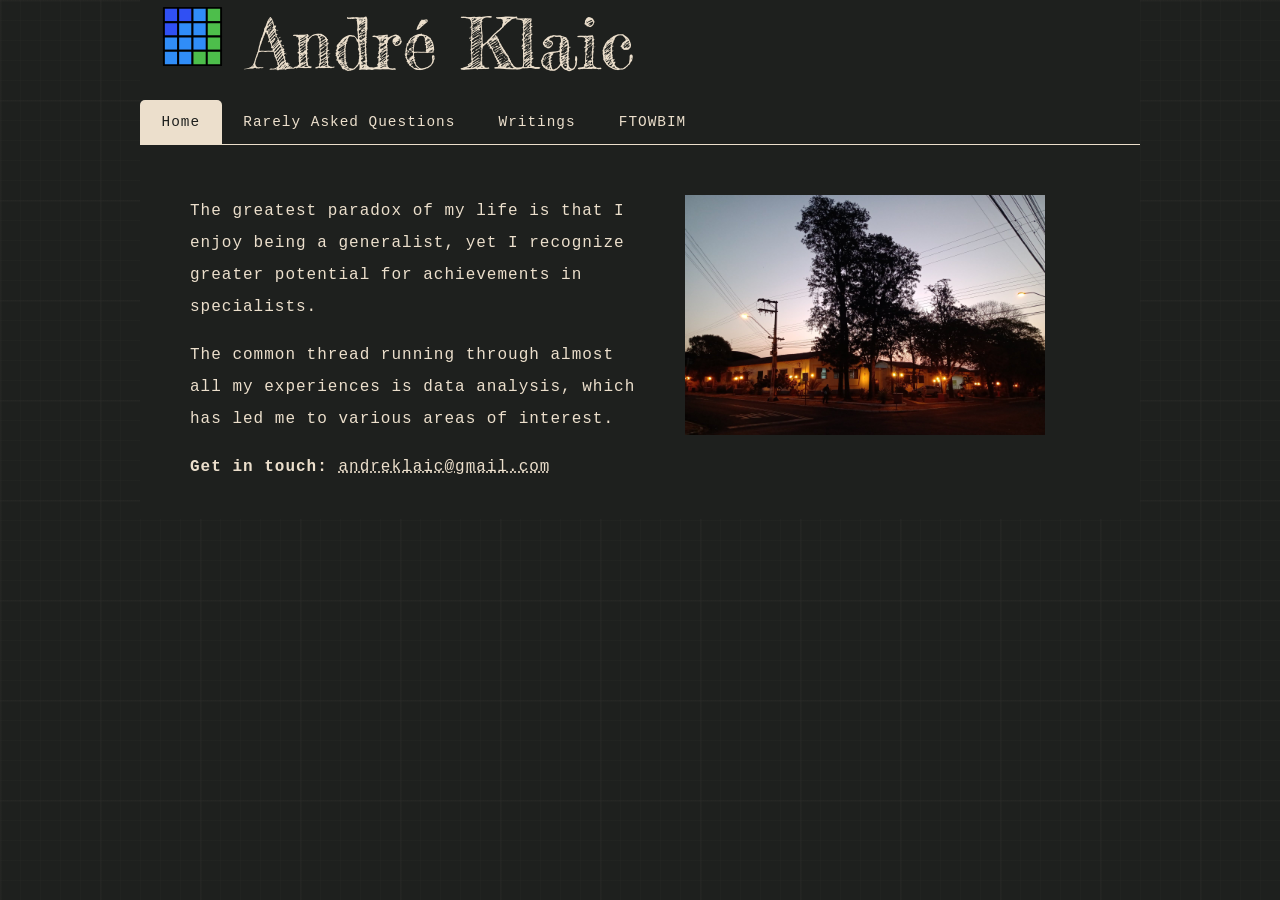
<file: index.html>
<!doctype html>
<html>
   <head>
     <!-- Settings -->
     <meta charset="utf-8" />
     <meta name="viewport" content="width=device-width, initial-scale=1" />
     <!-- Search indexing -->
     <meta name="author" content="André Klaic"/>
     <meta
         name="description"
         content="Welcome to my webpage. Feel free to read my writings about my projects and thoughts. You are going to find content about data analysis and modeling." />
     <!-- CSS  -->
     <link href="styles/style.css" rel="stylesheet" />
     <!-- Fonts -->
     <link rel="preconnect" href="https://fonts.googleapis.com">
     <link rel="preconnect" href="https://fonts.gstatic.com" crossorigin>
     <link href="https://fonts.googleapis.com/css2?family=Fredericka+the+Great&display=swap" rel="stylesheet">
     <!-- Browser -->
     <link rel="icon" href="images/favicon2.svg" type="image/x-icon" />
     <title>André Klaic</title>
   </head>

   <body>
     <!-- Título -->
     <h1 class="page-title">
         <img class="title-icon"
         src="images/favicon2.svg"
         alt="A 4x4 grid icon with a heavy black outline on a white background.
              The squares are colored in varying shades, suggesting a heatmap visualization.
              The upper-left corner contains deep blue squares, which transition to medium blue and then lighter blue.
              The right side and bottom-right section are filled with vibrant green squares, 
              creating a gradient from left to right and top to bottom."
         title="Heatmap icon" />
         André Klaic
     </h1>
    <!--Navigation bar -->
     <nav>
       <ul class="main-nav">
         <!-- Links -->
         <li><a href="./index.html" class="active">Home</a></li>
         <li><a href="pages/interview.html">Rarely Asked Questions</a></li>
         <li><a href="pages/all-writings.html">Writings</a></li>
         <li><a href="pages/ftowbim.html">FTOWBIM</a></li>
       </ul>
     </nav>

     <nav>
       <ul class="tiny-nav">
         <!-- Links -->
         <li><a href="./index.html" class="active">Home</a></li>
         <li><a href="pages/interview.html">RAQ</a></li>
         <li><a href="pages/all-writings.html">Writings</a></li>
         <li><a href="pages/ftowbim.html">FTOWBIM</a></li>
       </ul>
     </nav>

    <!-- Short introduction -->
    
    <article class="home">    

       <div class="text-block">
	       <p class="home">The greatest paradox of my life is that I enjoy being a generalist,
	       yet I recognize greater potential for achievements in specialists.</p>
	       <p class="home">The common thread running through almost all my experiences is <span class="highlight">data analysis</span>, which has led me to various areas 
	       of interest.</p>
	       <p class="home"><b>Get in touch: </b><a href="mailto:andreklaic@gmail.com">andreklaic@gmail.com</a></p>
	   </div>

       <img src="images/lelio-corner.jpg" 
        alt="A photo of a street corner at dusk, showing a low-rise building, large silhouetted trees, streetlights casting a warm glow, and overhead power lines against a twilight sky."
        title="Corner of the Lélio Piza school, in Tupã, São Paulo, Brazil."
        class="home-img"/>
     </article>    
   </body>

</html>
</file>
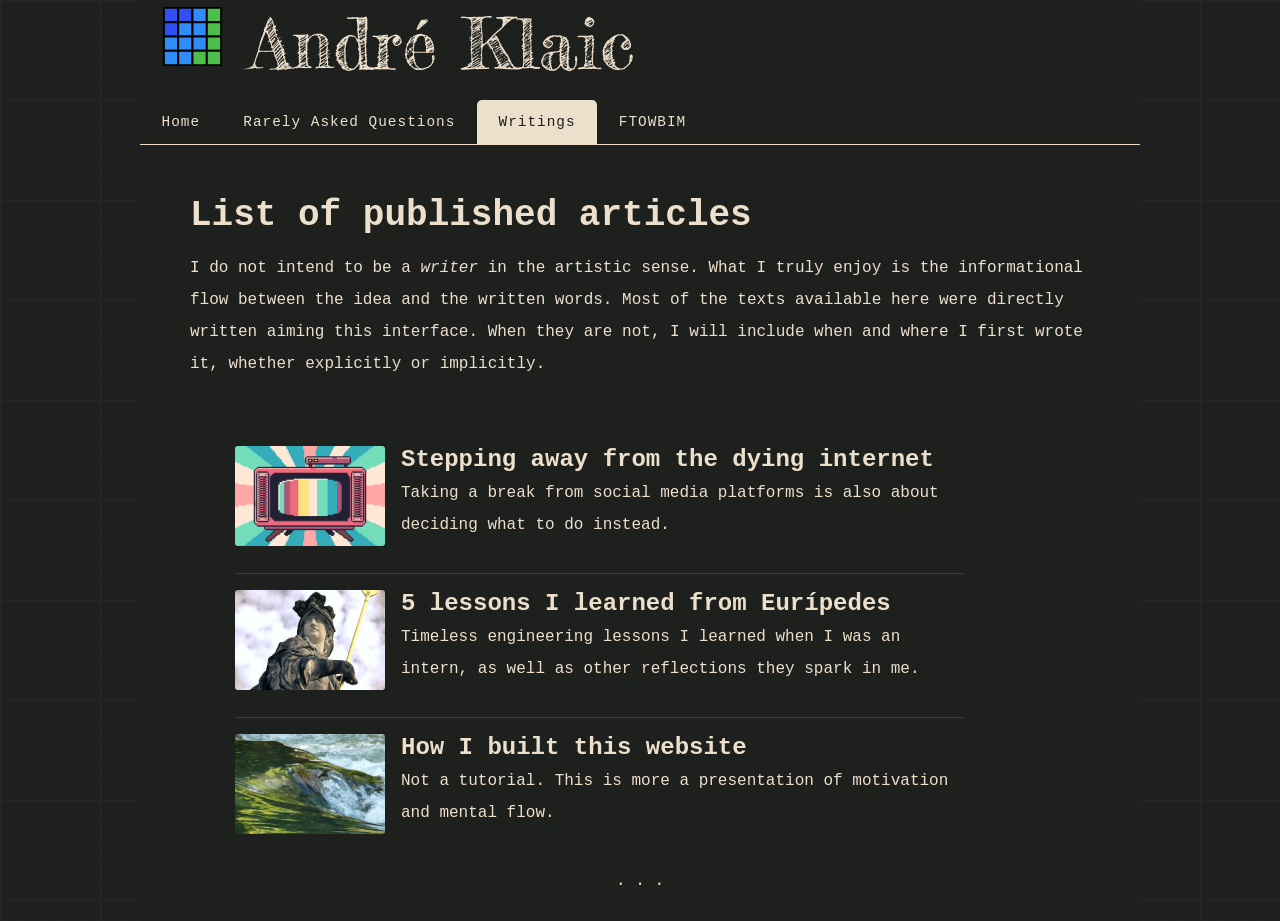
<file: pages/all-writings.html>
<!doctype html>
<html>
   <head>
     <!-- Settings -->
     <meta charset="utf-8" />
     <meta name="viewport" content="width=device-width" />
     <!-- Search indexing -->
     <meta name="author" content="André Klaic"/>
     <meta
         name="description"
         content="My name is André Klaic and this is my personal website. In this page, you are going to find all the writings I've published here." />
     <!-- CSS  -->
     <link href="../styles/style.css" rel="stylesheet" />
     <!-- Fonts -->
     <link rel="preconnect" href="https://fonts.googleapis.com">
     <link rel="preconnect" href="https://fonts.gstatic.com" crossorigin>
     <link href="https://fonts.googleapis.com/css2?family=Fredericka+the+Great&display=swap" rel="stylesheet">
     <!-- Browser -->
     <link rel="icon" href="../images/favicon2.svg" type="image/x-icon" />
     <title>André Klaic - Writings</title>
   </head>

   <body>
     <!-- Título -->
     <h1 class="page-title">
         <img class="title-icon"
         src="../images/favicon2.svg"
         alt="A 4x4 grid icon with a heavy black outline on a white background.
              The squares are colored in varying shades, suggesting a heatmap visualization.
              The upper-left corner contains deep blue squares, which transition to medium blue and then lighter blue.
              The right side and bottom-right section are filled with vibrant green squares, 
              creating a gradient from left to right and top to bottom."
         title="Heatmap icon" />
         André Klaic
     </h1>
    <!--Navigation bar -->
     <nav>
       <ul class="main-nav">
         <!-- Links -->
         <li><a href="../index.html">Home</a></li>
         <li><a href="./interview.html">Rarely Asked Questions</a></li>
         <li><a href="./all-writings.html" class="active">Writings</a></li>
         <li><a href="./ftowbim.html">FTOWBIM</a></li>
       </ul>
     </nav>

     <nav>
       <ul class="tiny-nav">
         <!-- Links -->
         <li><a href="../index.html">Home</a></li>
         <li><a href="./interview.html">RAQ</a></li>
         <li><a href="./all-writings.html" class="active">Writings</a></li>
         <li><a href="./ftowbim.html">FTOWBIM</a></li>
       </ul>
     </nav>

    <!-- Interview -->
    <article class="content">

	    <h2>List of published articles</h2>
	    <p>I do not intend to be a <em>writer</em> in the artistic sense.
	    What I truly enjoy is the informational flow between the idea and
	    the written words.
	    Most of the texts available here were directly written aiming
	    this interface. When they are not, I will include when and where 
	    I first wrote it, whether explicitly or implicitly.</p>

	    <div class="container">

            <a href="../writings/stepping-away-from-the-dying-internet.html" class='box'>
                <img src="../images/pikura-tv.png" 
                     alt="Digital art of a red, vintage style TV. The screen displays various random color bands.
                     The background also shows random color bands, in a radial style. Pixel art."
                     title="Pixel-art of a vintage style TV. Photo by Pikurā on Pixabay." />
                <h3>Stepping away from the dying internet</h3>
                <p>Taking a break from social media platforms is also about
                deciding what to do instead.</p>
            </a>

            <div class="divider"></div>
        
            <a href="../writings/euripedes.html" class='box'>
                <img src="../images/minerva.jpg" 
                     alt="A low-angle photograph of a weathered stone statue of the Greek Goddess Minerva wearing a winged helmet, 
                          holding a long gold-colored staff, against a cloudy sky."
                     title="Minerva, the goddess of Wisdom and Craftsmanship. Photo by Security on Pixabay." />
                <h3>5 lessons I learned from Eurípedes</h3>
                <p>Timeless engineering lessons I learned when I was an intern,
                as well as other reflections they spark in me.</p>
            </a>

            <div class="divider"></div>

            <a href="../writings/how-i-built-this-website.html" class='box'>
                <img src="../images/hans-water-4188.jpg" 
                     alt="A close-up shot of clear river water rushing over submerged rocks, 
                          creating white foam and a vibrant green reflection."
                     title="Vigorously flowing river water. Photo by Hans on Pixabay." />
                <h3>How I built this website</h3>
                <p>Not a tutorial. This is more a presentation of motivation and mental flow.</p>
            </a>
        
	    </div>
		
	    <hr>
	
    </article>
       
   </body>

</html>
</file>
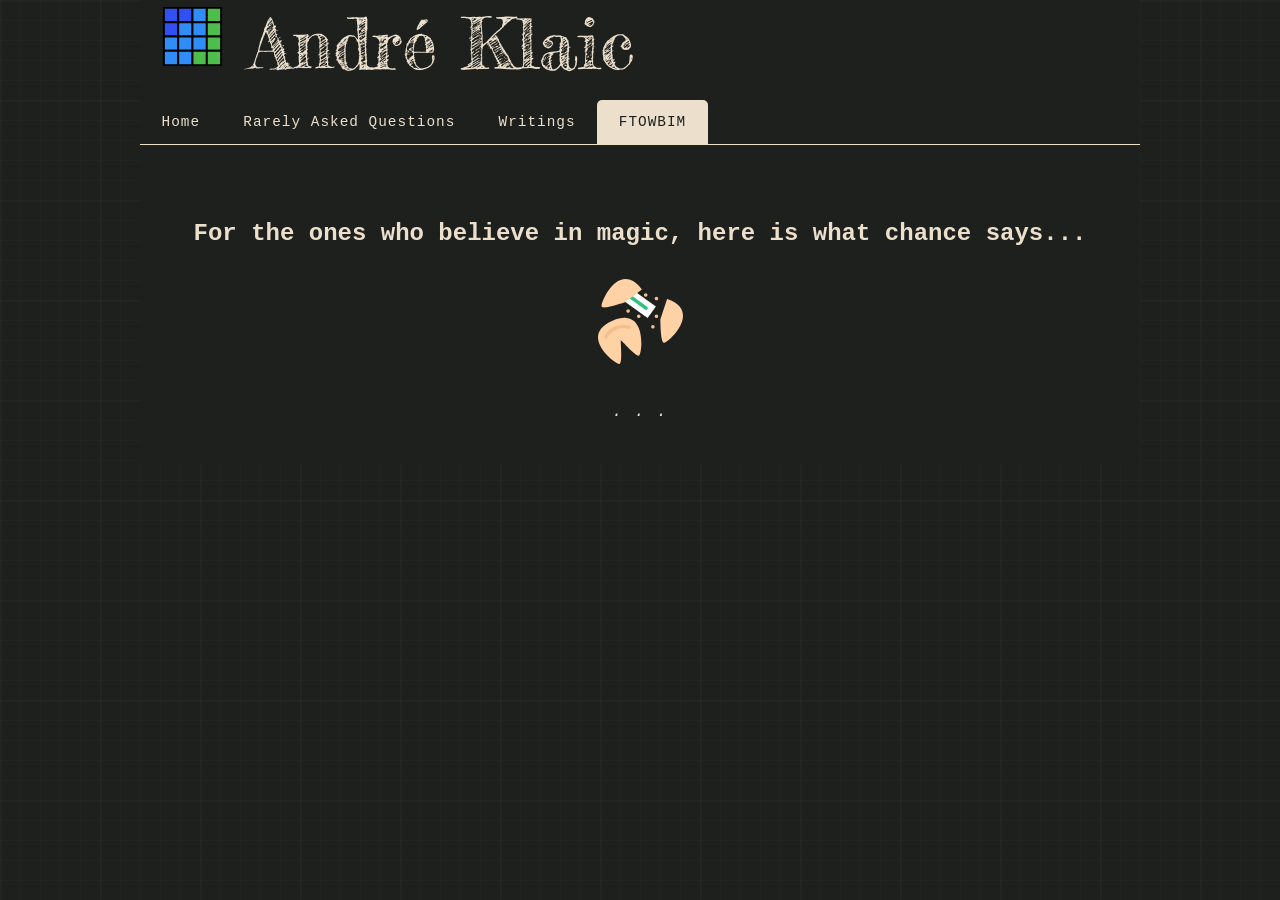
<file: pages/ftowbim.html>
<!doctype html>
<html>
   <head>
     <!-- Settings -->
     <meta charset="utf-8" />
     <meta name="viewport" content="width=device-width" />
     <!-- Search indexing -->
     <meta name="author" content="André Klaic"/>
     <meta
         name="description"
         content="Welcome to my webpage. Feel free to read my writings about my projects and thoughts. You are going to find content about data analysis and modeling." />
     <!-- CSS  -->
     <link href="../styles/style.css" rel="stylesheet" />
     <!-- Fonts -->
     <link rel="preconnect" href="https://fonts.googleapis.com">
     <link rel="preconnect" href="https://fonts.gstatic.com" crossorigin>
     <link href="https://fonts.googleapis.com/css2?family=Fredericka+the+Great&display=swap" rel="stylesheet">
     <!-- Browser -->
     <link rel="icon" href="../images/favicon2.svg" type="image/x-icon" />
     <title>André Klaic - FTOWBIM</title>
   </head>

   <body>
     <!-- Título -->
     <h1 class="page-title">
         <img class="title-icon"
         src="../images/favicon2.svg"
         alt="A 4x4 grid icon with a heavy black outline on a white background.
              The squares are colored in varying shades, suggesting a heatmap visualization.
              The upper-left corner contains deep blue squares, which transition to medium blue and then lighter blue.
              The right side and bottom-right section are filled with vibrant green squares, 
              creating a gradient from left to right and top to bottom."
         title="Heatmap icon" />
         André Klaic
     </h1>
    <!--Navigation bar -->
     <nav>
       <ul class="main-nav">
         <!-- Links -->
         <li><a href="../index.html">Home</a></li>
         <li><a href="./interview.html">Rarely Asked Questions</a></li>
         <li><a href="./all-writings.html">Writings</a></li>
         <li><a href="./ftowbim.html" class="active">FTOWBIM</a></li>
       </ul>
     </nav>

     <nav>
       <ul class="tiny-nav">
         <!-- Links -->
         <li><a href="../index.html">Home</a></li>
         <li><a href="./interview.html">RAQ</a></li>
         <li><a href="./all-writings.html">Writings</a></li>
         <li><a href="./ftowbim.html" class="active">FTOWBIM</a></li>
       </ul>
     </nav>

     <article class="content">
         <h3 class="title_ftowbim">For the ones who believe in magic, here is what chance says...</h3>

         <div id="spinning">
             <img class="img_ftowbim" src="../images/fortune-cookie-svgrepo-com.svg" 
                  alt="A illustration showing three fortune cookies, with the middle one open, 
                       revealing a fortune slip with a green line." 
                  title="Fortune cookies!"/>
         </div>
         
         <p class="random_message">. . .</p>
         <script src="../scripts/ftowbim.js"></script>
      
     </article>
       
   </body>

</html>
</file>
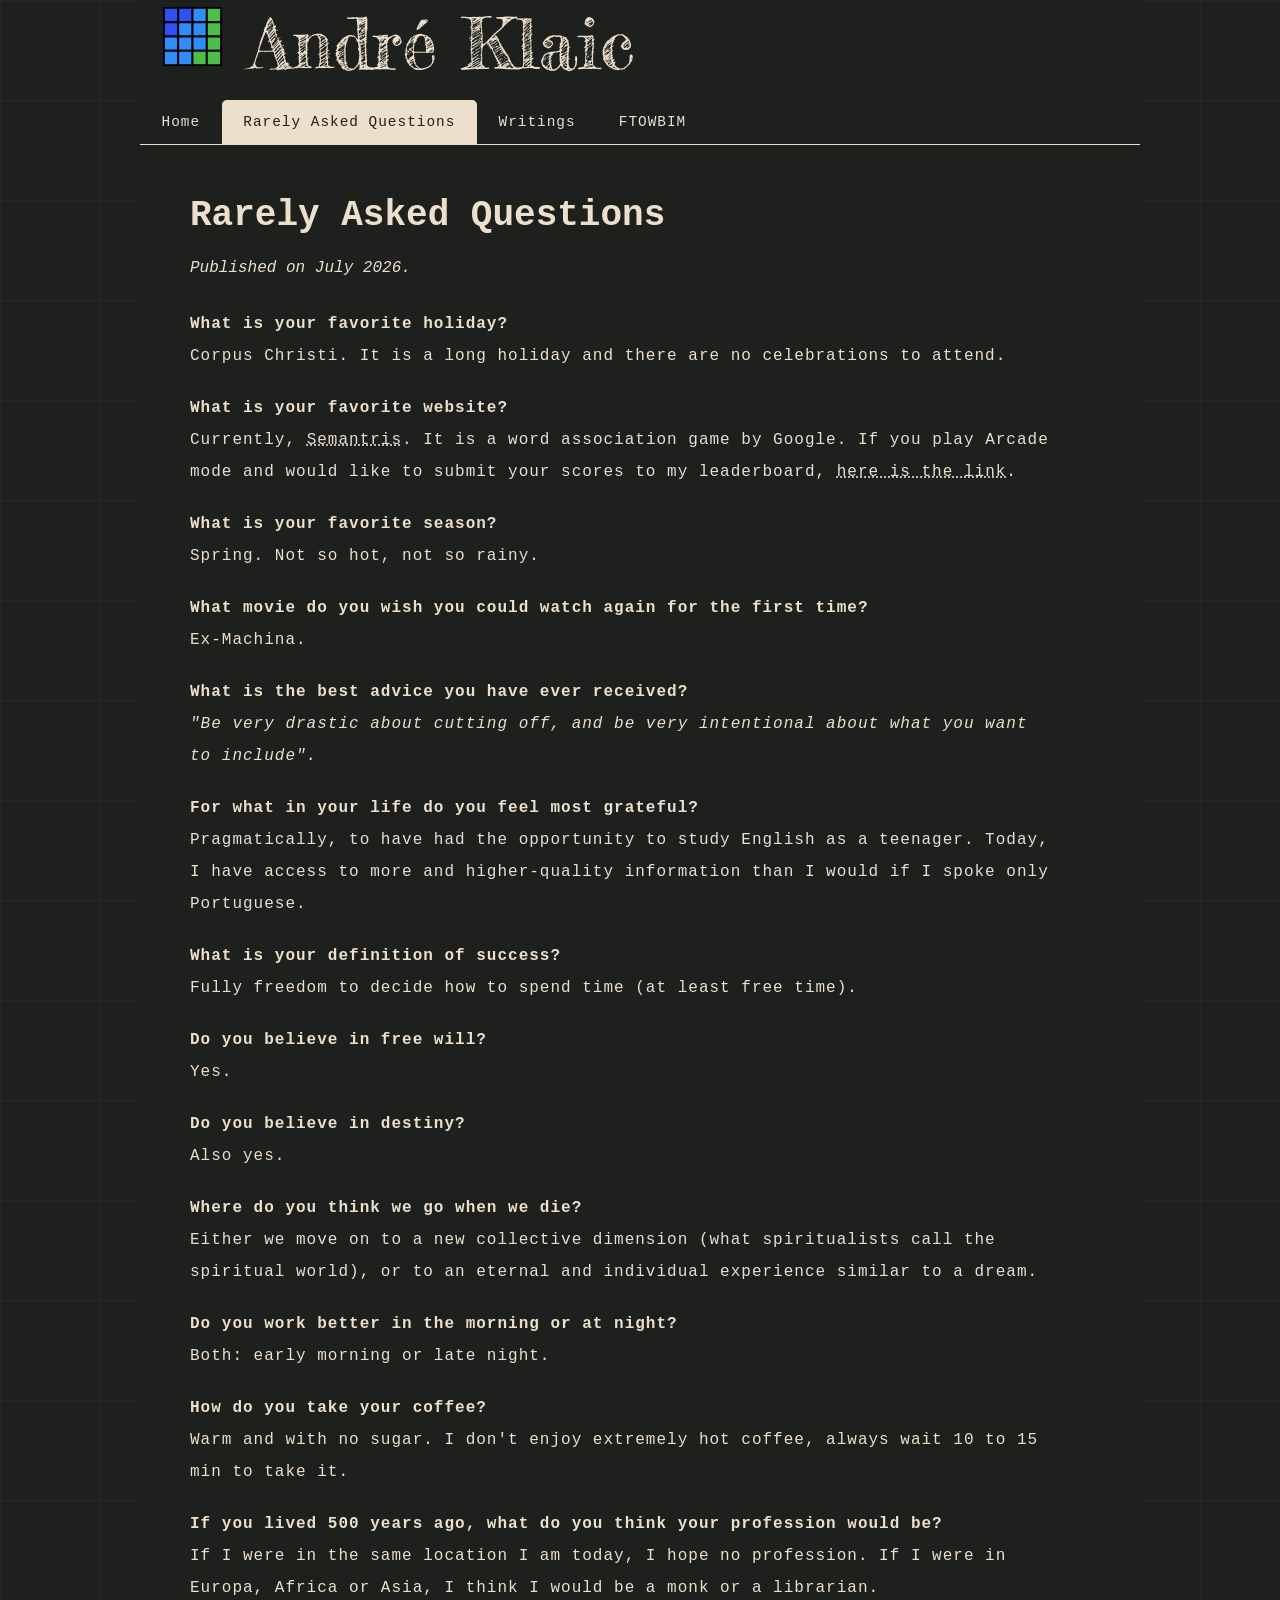
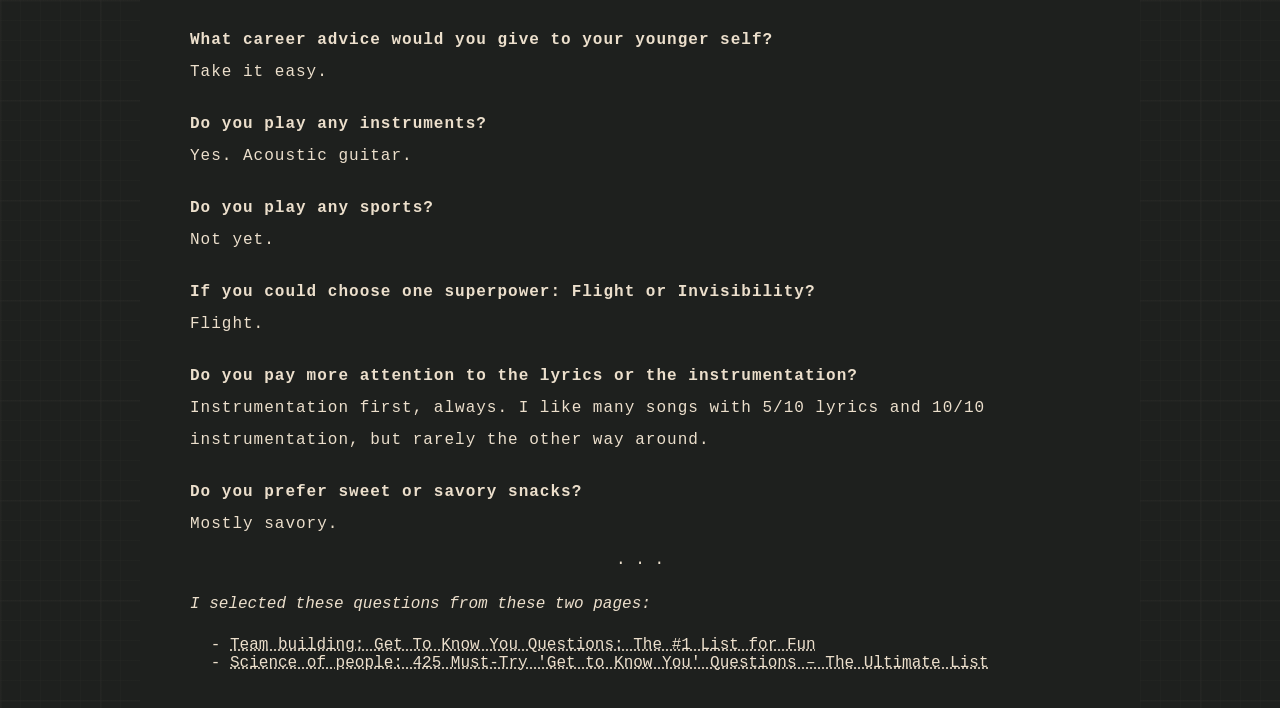
<file: pages/interview.html>
<!doctype html>
<html>
   <head>
     <!-- Settings -->
     <meta charset="utf-8" />
     <meta name="viewport" content="width=device-width" />
     <!-- Search indexing -->
     <meta name="author" content="André Klaic"/>
     <meta
         name="description"
         content="A bunch of selected questions that people never ask me. An unusual presentation of myself." />
     <!-- CSS  -->
     <link href="../styles/style.css" rel="stylesheet" />
     <!-- Fonts -->
     <link rel="preconnect" href="https://fonts.googleapis.com">
     <link rel="preconnect" href="https://fonts.gstatic.com" crossorigin>
     <link href="https://fonts.googleapis.com/css2?family=Fredericka+the+Great&display=swap" rel="stylesheet">
     <!-- Browser -->
     <link rel="icon" href="../images/favicon2.svg" type="image/x-icon" />
     <title>André Klaic - RAQ</title>
   </head>

   <body>
     <!-- Título -->
     <h1 class="page-title">
         <img class="title-icon"
         src="../images/favicon2.svg"
         alt="A 4x4 grid icon with a heavy black outline on a white background.
              The squares are colored in varying shades, suggesting a heatmap visualization.
              The upper-left corner contains deep blue squares, which transition to medium blue and then lighter blue.
              The right side and bottom-right section are filled with vibrant green squares, 
              creating a gradient from left to right and top to bottom."
         title="Heatmap icon" />
         André Klaic
     </h1>
    <!--Navigation bar -->
     <nav>
       <ul class="main-nav">
         <!-- Links -->
         <li><a href="../index.html">Home</a></li>
         <li><a href="./interview.html" class="active">Rarely Asked Questions</a></li>
         <li><a href="./all-writings.html">Writings</a></li>
         <li><a href="./ftowbim.html">FTOWBIM</a></li>
       </ul>
     </nav>

     <nav>
       <ul class="tiny-nav">
         <!-- Links -->
         <li><a href="../index.html">Home</a></li>
         <li><a href="./interview.html" class="active">RAQ</a></li>
         <li><a href="./all-writings.html">Writings</a></li>
         <li><a href="./ftowbim.html">FTOWBIM</a></li>
       </ul>
     </nav>

    <!-- Interview -->
    <article class="content">

    <h2>Rarely Asked Questions</h2>
    <p class="published_on">July 2026.</p>

	<div class="eng_us">
		<p class="question">What is your favorite holiday?</p>
		<p class="answer">
		Corpus Christi. It is a long holiday and there are no celebrations to attend.
		</p>
	</div>

	<div class="eng_us">
		<p class="question">What is your favorite website?</p>
		<p class="answer">
		Currently, <a href="https://research.google.com/semantris" target="_blank" rel="noopener noreferrer">Semantris</a>. 
		It is a word association game by Google.
		If you play Arcade mode and would like to submit your scores to my leaderboard, <a href="https://research.google.com/semantris/?m=a&lt=bk6jy452N_oTPYv" target="_blank" rel="noopener noreferrer">here is the link</a>.
		</p>
	</div>

	<div class="eng_us">
		<p class="question">What is your favorite season?</p>
		<p class="answer">
		Spring. Not so hot, not so rainy.
		</p>
	</div>

	<div class="eng_us">
		<p class="question">What movie do you wish you could watch again for the first time?</p>
		<p class="answer">
		Ex-Machina.
		</p>
	</div>

	<div class="eng_us">
		<p class="question">What is the best advice you have ever received?</p>
		<p class="answer">
		<em>"Be very drastic about cutting off, and be very intentional about what you want to include".</em>
		</p>
	</div>

	<div class="eng_us">
		<p class="question">For what in your life do you feel most grateful?</p>
		<p class="answer">
		Pragmatically, to have had the opportunity to study English as a teenager. Today, I have access to more and higher-quality information than I would if I spoke only Portuguese.
		</p>
	</div>

	<div class="eng_us">
		<p class="question">What is your definition of success?</p>
		<p class="answer">
		Fully freedom to decide how to spend time (at least free time).
		</p>
	</div>

	<div class="eng_us">
		<p class="question">Do you believe in free will?</p>
		<p class="answer">
		Yes.
		</p>
	</div>

	<div class="eng_us">
		<p class="question">Do you believe in destiny?</p>
		<p class="answer">
		Also yes.
		</p>
	</div>

	<div class="eng_us">
		<p class="question">Where do you think we go when we die?</p>
		<p class="answer">
		Either we move on to a new collective dimension (what spiritualists call the spiritual world), or to an eternal and individual experience similar to a dream.
		</p>
	</div>

	<div class="eng_us">
		<p class="question">Do you work better in the morning or at night?</p>
		<p class="answer">
		Both: early morning or late night.
		</p>
	</div>

	<div class="eng_us">
		<p class="question">How do you take your coffee?</p>
		<p class="answer">
		Warm and with no sugar. I don't enjoy extremely hot coffee, always wait 10 to 15 min to take it.
		</p>
	</div>

	<div class="eng_us">
		<p class="question">If you lived 500 years ago, what do you think your profession would be?</p>
		<p class="answer">
		If I were in the same location I am today, I hope no profession. If I were in Europa, Africa or Asia, I think I would be a monk or a librarian.
		</p>
	</div>

	<div class="eng_us">
		<p class="question">What career advice would you give to your younger self?</p>
		<p class="answer">
		Take it easy.
		</p>
	</div>

	<div class="eng_us">
		<p class="question">Do you play any instruments?</p>
		<p class="answer">
		Yes. Acoustic guitar.
		</p>
	</div>

	<div class="eng_us">
		<p class="question">Do you play any sports?</p>
		<p class="answer">
		Not yet.
		</p>
	</div>

	<div class="eng_us">
		<p class="question">If you could choose one superpower: Flight or Invisibility?</p>
		<p class="answer">
		Flight.
		</p>
	</div>

	<div class="eng_us">
		<p class="question">Do you pay more attention to the lyrics or the instrumentation?</p>
		<p class="answer">
		Instrumentation first, always. I like many songs with 5/10 lyrics and 10/10 instrumentation, but rarely the other way around.
		</p>
	</div>

	<div class="eng_us">
		<p class="question">Do you prefer sweet or savory snacks?</p>
		<p class="answer">
		Mostly savory.
		</p>
	</div>

    <hr>

    <p class="ps_text">
	I selected these questions from these two pages:
	</p>
    <ul  class="article_list">
        <li><a href="https://teambuilding.com/blog/get-to-know-you-questions" target="_blank" rel="noopener noreferrer">Team building: Get To Know You Questions: The #1 List for Fun</a></li>
    	<li><a href="https://www.scienceofpeople.com/get-to-know-you-questions/" target="_blank" rel="noopener noreferrer">Science of people: 425 Must-Try 'Get to Know You' Questions – The Ultimate List </a></li>
    </ul>
    
    </article>
       
   </body>

</html>
</file>
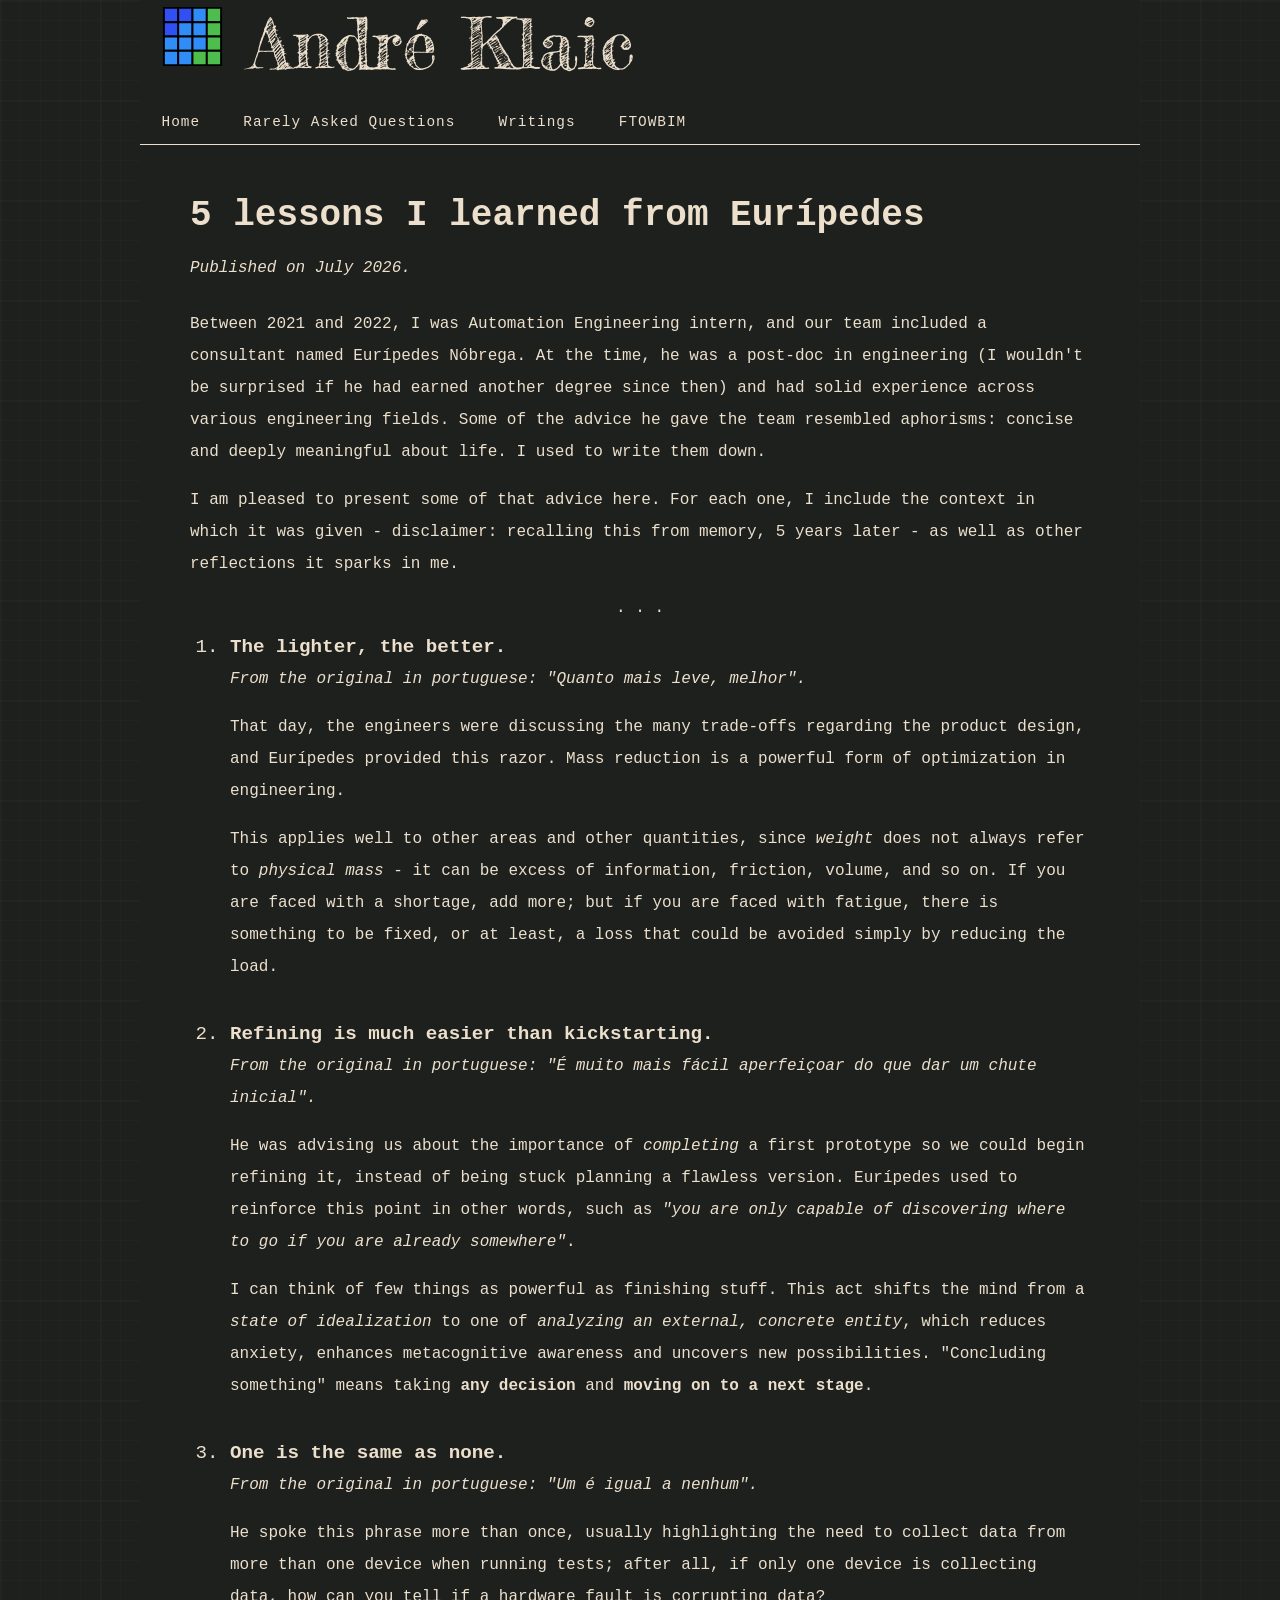
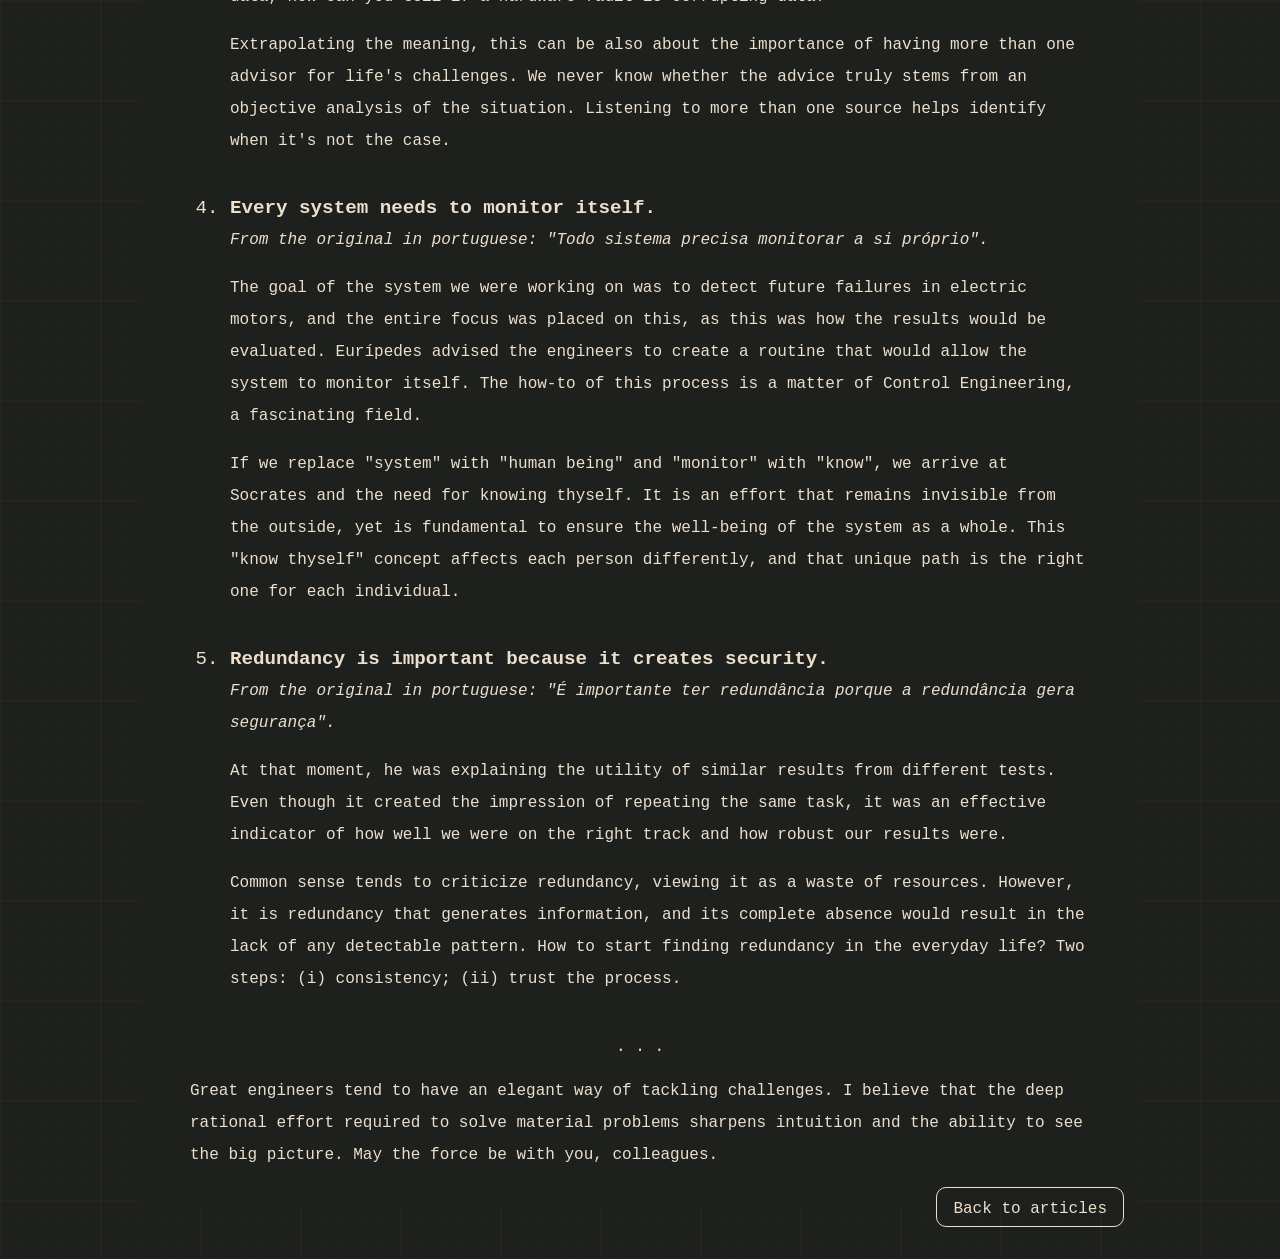
<file: writings/euripedes.html>
<!doctype html>
<html>
   <head>
     <!-- Settings -->
     <meta charset="utf-8" />
     <meta name="viewport" content="width=device-width" />
     <!-- Search indexing -->
     <meta name="author" content="André Klaic"/>
     <meta
         name="description"
         content="5 lessons from Eurípedes Nóbrega, a post-doc in Engineering, resembling aphorisms: concise and deeply meaningful about life. Valuable for engineers and professionals from other fields." />
     <!-- CSS  -->
     <link href="../styles/style.css" rel="stylesheet" />
     <!-- Fonts -->
     <link rel="preconnect" href="https://fonts.googleapis.com">
     <link rel="preconnect" href="https://fonts.gstatic.com" crossorigin>
     <link href="https://fonts.googleapis.com/css2?family=Fredericka+the+Great&display=swap" rel="stylesheet">
     <!-- Browser -->
     <link rel="icon" href="../images/favicon2.svg" type="image/x-icon" />
     <title>André Klaic - 5 lessons I learned from Eurípedes</title>
   </head>

   <body>
     <!-- Título -->
     <h1 class="page-title">
         <img class="title-icon"
         src="../images/favicon2.svg"
         alt="A 4x4 grid icon with a heavy black outline on a white background.
              The squares are colored in varying shades, suggesting a heatmap visualization.
              The upper-left corner contains deep blue squares, which transition to medium blue and then lighter blue.
              The right side and bottom-right section are filled with vibrant green squares, 
              creating a gradient from left to right and top to bottom."
         title="Heatmap icon" />
         André Klaic
     </h1>
    <!--Navigation bar -->
     <nav>
       <ul class="main-nav">
         <!-- Links -->
         <li><a href="../index.html">Home</a></li>
         <li><a href="../pages/interview.html">Rarely Asked Questions</a></li>
         <li><a href="../pages/all-writings.html">Writings</a></li>
         <li><a href="../pages/ftowbim.html">FTOWBIM</a></li>
       </ul>
     </nav>

     <nav>
       <ul class="tiny-nav">
         <!-- Links -->
         <li><a href="../index.html">Home</a></li>
         <li><a href="../pages/interview.html">RAQ</a></li>
         <li><a href="../pages/all-writings.html">Writings</a></li>
         <li><a href="../pages/ftowbim.html">FTOWBIM</a></li>
       </ul>
     </nav>

    <!-- Interview -->
    <article class="content">

	    <h2>5 lessons I learned from Eurípedes</h2>
	    <p class="published_on">July 2026.</p>
	    
	    <p>Between 2021 and 2022, I was Automation Engineering intern, and our team included a
	    consultant named Eurípedes Nóbrega. At the time, he was a post-doc in engineering (I 
	    wouldn't be surprised if he had earned another degree since then) and had solid experience
	    across various engineering fields. Some of the advice he gave the team resembled aphorisms:
	    concise and deeply meaningful about life. I used to write them down.</p>
	  
	    <p>I am pleased to present some of that advice here. For each one, I include the 
	    context in which it was given - disclaimer: recalling this from memory, 5 years later -
	    as well as other reflections it sparks in me.</p>

	    <hr>
	    
	    <ol class="big_list">
	   
	        <li><strong>The lighter, the better.</strong>
	           <p><em>From the original in portuguese: "Quanto mais leve, melhor".</em></p>
	           <p>That day, the engineers were discussing the many trade-offs regarding
	           the product design, and Eurípedes provided this razor. Mass reduction
	           is a powerful form of optimization in engineering.</p>
	           <p>This applies well to other areas and other quantities, since <em>weight</em>
	           does not always refer to <em>physical mass</em> - it can be excess of information, friction, volume, and so on.
	           If you are faced with a shortage, add more; but if you are faced with fatigue, there is something
	           to be fixed, or at least, a loss that could be avoided simply by reducing the load.</p>
	        </li>
	        
	        <li><strong>Refining is much easier than kickstarting.</strong>
	           <p><em>From the original in portuguese: "É muito mais fácil aperfeiçoar do que dar um chute inicial".</em></p>
	           <p>He was advising us about the importance of <em>completing</em> a first prototype
	           so we could begin refining it, instead of being stuck planning a flawless version.
	           Eurípedes used to reinforce this point in other words, such as <em>"you are only capable of 
	           discovering where to go if you are already somewhere"</em>.</p>
	           <p>I can think of few things as powerful as finishing stuff. This act
	           shifts the mind from a <em>state of idealization</em> to one of <em>analyzing an external, concrete
	           entity</em>, which reduces anxiety, enhances metacognitive awareness and uncovers new possibilities.
	           "Concluding something" means taking <b>any decision</b> and <b>moving on to a next stage</b>.</p>
	        </li>

	        <li><strong>One is the same as none.</strong>
	            <p><em>From the original in portuguese: "Um é igual a nenhum".</em></p>
	            <p>He spoke this phrase more than once, usually highlighting
	            the need to collect data from more than one device when running tests; after all,
	            if only one device is collecting data, how can you tell
	            if a hardware fault is corrupting data?</p>
	            <p>Extrapolating the meaning, this can be also about the importance 
	            of having more than one advisor for life's
	            challenges. We never know whether the advice truly stems from an objective
	            analysis of the situation. 
	            Listening to more than one source helps identify when it's not the case.</p>
	         </li>
	         	        
	        <li><strong>Every system needs to monitor itself.</strong>
	           <p><em>From the original in portuguese: "Todo sistema precisa monitorar a si próprio".</em></p>
	           <p>The goal of the system we were working on was to detect future failures in electric
	           motors, and the entire focus was placed on this, as this was how the results would be evaluated.
	           Eurípedes advised the engineers to create a routine that would allow the system
	           to monitor itself. The how-to of this process is a matter of Control Engineering, a fascinating field.</p>
	           <p>If we replace "system" with "human being" and "monitor" with "know", we arrive at
	           Socrates and the need for knowing thyself. It is an effort that remains invisible from the
	           outside, yet is fundamental to ensure the well-being of the system as a whole. This "know thyself" concept
	           affects each person differently, and that unique path is the right one for each individual.</p>
	        </li>
	        
	        <li><strong>Redundancy is important because it creates security.</strong>
	           <p><em>From the original in portuguese: "É importante ter redundância porque a redundância gera segurança".</em></p>
	           <p>At that moment,  he was explaining the utility of similar results from different tests.
	           Even though it created the impression of repeating the same task,
	           it was an effective indicator of how well we were on the right track and how robust our results were.</p>
	           <p>Common sense tends to criticize redundancy, viewing it as a waste of resources. However, it is
	           redundancy that generates information, and its complete absence would result in the lack
	           of any detectable pattern. How to start finding redundancy in the everyday life? 
	           Two steps: (i) consistency; (ii) trust the process.</p>
	        </li>
	    </ol>
	    
	    <hr>

	    <p>Great engineers tend to have an elegant way of tackling challenges. I believe that
	    the deep rational effort required to solve material problems sharpens intuition and the ability
	    to see the big picture. May the force be with you, colleagues.</p>

    </article>

	<a href="../pages/all-writings.html">
	   <input type="button" class="go_back" value="Back to articles">
	</a>
       
   </body>

</html>
</file>
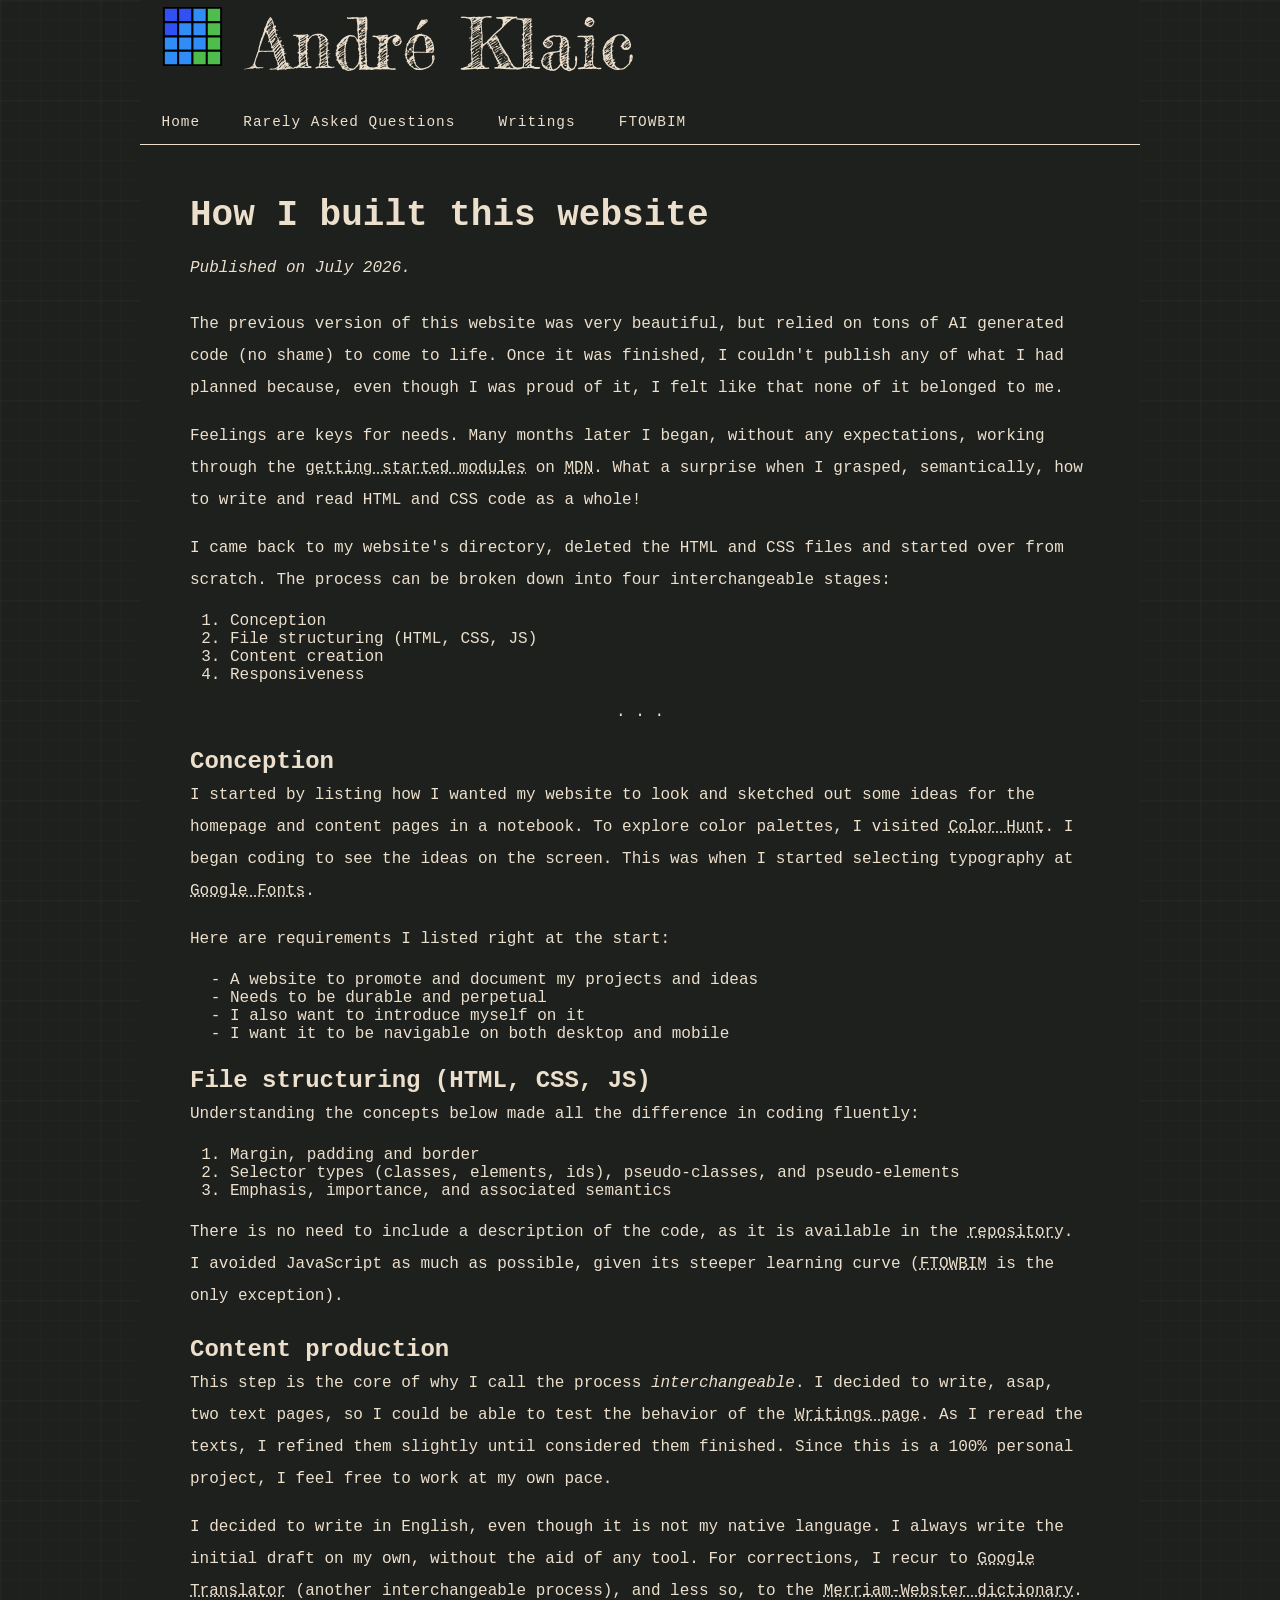
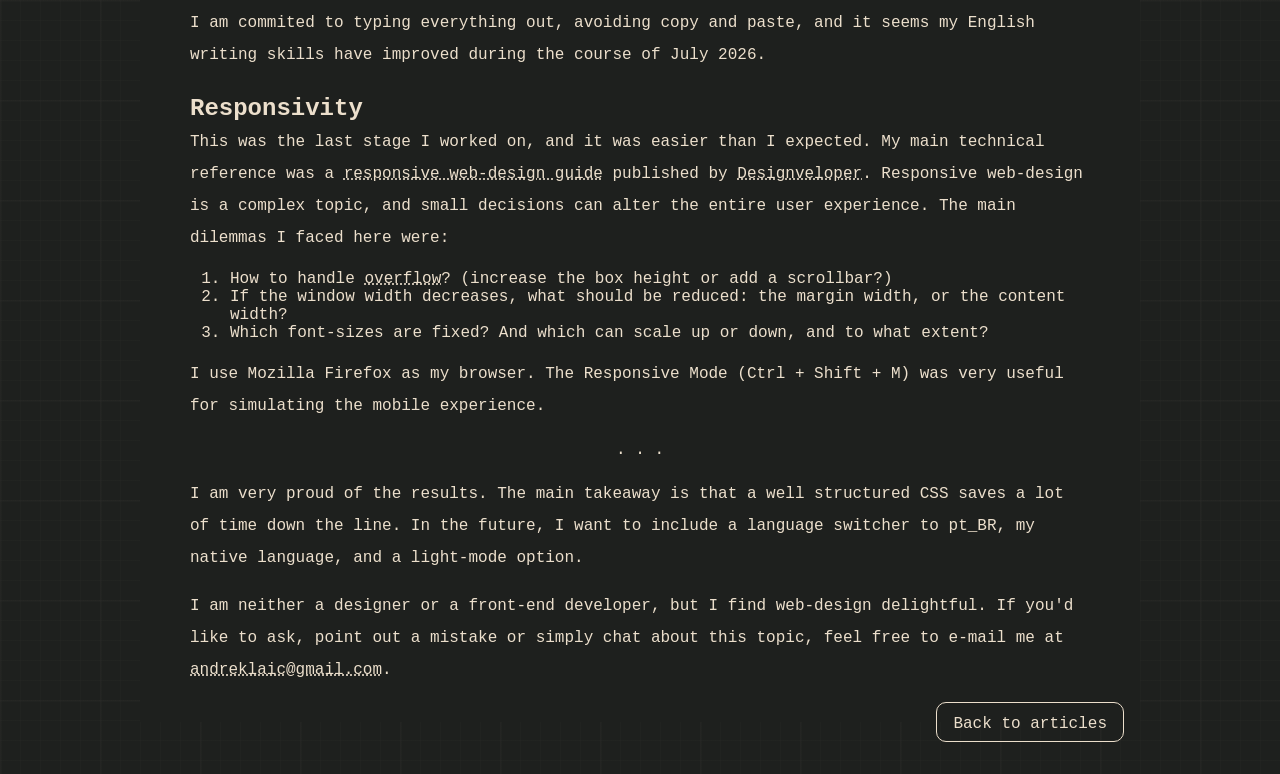
<file: writings/how-i-built-this-website.html>
<!doctype html>
<html>
   <head>
     <!-- Settings -->
     <meta charset="utf-8" />
     <meta name="viewport" content="width=device-width" />
     <!-- Search indexing -->
     <meta name="author" content="André Klaic"/>
     <meta
         name="description"
         content="A discussion of the four interchangeable steps - conception, file structuring (HTML, CSS, JS), content creation
         and responsiveness - I followed to build this website. The article includes the use of technical sources such as
         Mozilla MDN and Designveloper." />
     <!-- CSS  -->
     <link href="../styles/style.css" rel="stylesheet" />
     <!-- Fonts -->
     <link rel="preconnect" href="https://fonts.googleapis.com">
     <link rel="preconnect" href="https://fonts.gstatic.com" crossorigin>
     <link href="https://fonts.googleapis.com/css2?family=Fredericka+the+Great&display=swap" rel="stylesheet">
     <!-- Browser -->
     <link rel="icon" href="../images/favicon2.svg" type="image/x-icon" />
     <title>André Klaic - How I built this website</title>
   </head>

   <body>
     <!-- Título -->
     <h1 class="page-title">
         <img class="title-icon"
         src="../images/favicon2.svg"
         alt="A 4x4 grid icon with a heavy black outline on a white background.
              The squares are colored in varying shades, suggesting a heatmap visualization.
              The upper-left corner contains deep blue squares, which transition to medium blue and then lighter blue.
              The right side and bottom-right section are filled with vibrant green squares, 
              creating a gradient from left to right and top to bottom."
         title="Heatmap icon" />
         André Klaic
     </h1>
    <!--Navigation bar -->
     <nav>
       <ul class="main-nav">
         <!-- Links -->
         <li><a href="../index.html">Home</a></li>
         <li><a href="../pages/interview.html">Rarely Asked Questions</a></li>
         <li><a href="../pages/all-writings.html">Writings</a></li>
         <li><a href="../pages/ftowbim.html">FTOWBIM</a></li>
       </ul>
     </nav>

     <nav>
       <ul class="tiny-nav">
         <!-- Links -->
         <li><a href="../index.html">Home</a></li>
         <li><a href="../pages/interview.html">RAQ</a></li>
         <li><a href="../pages/all-writings.html">Writings</a></li>
         <li><a href="../pages/ftowbim.html">FTOWBIM</a></li>
       </ul>
     </nav>

    <!-- Interview -->
    <article class="content">

	    <h2>How I built this website</h2>
	    <p class="published_on">July 2026.</p>

		<p>The previous version of this website was very beautiful, but relied on tons of AI 
		generated code (no shame) to come to life. Once it was finished, I couldn't
		publish any of what I had planned because, even though I was proud of it, I felt like that none
		of it belonged to me.</p>

		<p>Feelings are keys for needs. Many months later I began, without any expectations, working through 
		the <a href="https://developer.mozilla.org/en-US/docs/Learn_web_development/Getting_started" target="_blank" rel="noopener noreferrer">getting started modules</a> 
		on <a href="https://developer.mozilla.org/en-US/" target="_blank" rel="noopener noreferrer">MDN</a>. 
		What a surprise when I grasped, semantically, how to write and read 
		HTML and CSS code as a whole!</p>

		<p>I came back to my website's directory, deleted the HTML and CSS files 
		and started over from scratch. The process can be broken down into four 
		interchangeable stages:</p>

	    <ol>
	        <li>Conception</li>
	        <li>File structuring (HTML, CSS, JS)</li>
	        <li>Content creation</li>
	        <li>Responsiveness</li>
	    </ol>

	    <hr>

		<h3>Conception</h3>

		<p>I started by listing how I wanted my website to look and sketched out some 
		ideas for the homepage and content pages in a notebook. To explore color palettes, I visited
		<a href="https://colorhunt.co" target="_blank" rel="noopener noreferrer">Color Hunt</a>.
		I began coding to see the ideas on the screen. This was when I started selecting
		typography at <a href="https://fonts.google.com" target="_blank" rel="noopener noreferrer">Google Fonts</a>.</p>

		<p>Here are requirements I listed right at the start:</p>

	    <ul class="article_list">
			<li>A website to promote and document my projects and ideas</li>
			<li>Needs to be durable and perpetual</li>
			<li>I also want to introduce myself on it</li>
			<li>I want it to be navigable on both desktop and mobile</li>
		</ul>

		<h3>File structuring (HTML, CSS, JS)</h3>

	    <p>Understanding the concepts below made all the difference in coding fluently:</p>

	    <ol>
	        <li>Margin, padding and border</li>
	        <li>Selector types (classes, elements, ids), pseudo-classes, and pseudo-elements</li>
	        <li>Emphasis, importance, and associated semantics</li>
	    </ol>

	    <p>There is no need to include a description of the code, as it is
	    available in the <a href="https://github.com/andre-kmp/andre-kmp.github.io" target="_blank" rel="noopener noreferrer">repository</a>.
	    I avoided JavaScript as much as possible, given its steeper learning curve
	    (<a href="https://andre-kmp.github.io/pages/ftowbim.html" target="_blank" rel="noopener noreferrer">FTOWBIM</a>
	    is the only exception).</p>

	    <h3>Content production</h3>
	    <p>This step is the core of why I call the process <em>interchangeable</em>.
	    I decided to write, asap, two text pages, so I could be able to test the behavior of the
	    <a href="https://andre-kmp.github.io/pages/all-writings.html" target="_blank" rel="noopener noreferrer">Writings page</a>.
	    As I reread the texts, I refined them slightly until considered them finished.
	    Since this is a 100% personal project, I feel free to work at my own pace.</p>
	    <p>I decided to write in English, even though it is not my native language. 
	    I always write the initial draft on my own, without the aid of any tool. 
	    For corrections, I recur to <a href="https://translate.google.com" target="_blank" rel="noopener noreferrer">Google Translator</a>
	    (another interchangeable process), and less so, to the 
	    <a href="https://www.merriam-webster.com/" target="_blank" rel="noopener noreferrer">Merriam-Webster dictionary</a>.
	    I am commited to typing everything out, avoiding  copy and paste, 
	    and it seems my English writing skills have improved during the course of July 2026.</p>

	    <h3>Responsivity</h3>
	    <p>This was the last stage I worked on, and it was easier than I expected.
	    My main technical reference was a 
	    <a href="https://www.designveloper.com/blog/responsive-web-design-principles/" target="_blank" rel="noopener noreferrer">responsive web-design guide</a>
	    published by <a href="https://www.designveloper.com/" target="_blank" rel="noopener noreferrer">Designveloper</a>.
	    Responsive web-design is a complex topic, and small decisions can alter the entire user experience. The main dilemmas I faced here were:

	    <ol>
	        <li>How to handle 
	        <a href="https://developer.mozilla.org/en-US/docs/Learn_web_development/Core/Styling_basics/Overflow" target="_blank" rel="noopener noreferrer">overflow</a>? 
	        (increase the box height or add a scrollbar?)</li>
	        <li>If the window width decreases, what should be reduced: the margin width, or the content width?</li>
	        <li>Which font-sizes are fixed? And which can scale up or down, and to what extent?</li>
	    </ol>

	    <p>I use Mozilla Firefox as my browser. The Responsive Mode (Ctrl + Shift + M) was very useful
	    for simulating the mobile experience.</p>
	    
	    </p>

        <hr>

        <p>I am very proud of the results. The main takeaway is that a well structured CSS saves a lot of time down the line.
        In the future, I want to include a language switcher to pt_BR, my native language, and a light-mode option.</p>
        <p>I am neither a designer or a front-end developer, but I find web-design delightful. If you'd like
        to ask, point out a mistake or simply chat about this topic, feel free to
        e-mail me at <a href="mailto:andreklaic@gmail.com">andreklaic@gmail.com</a>.</p>
	        
    </article>

	<a href="../pages/all-writings.html">
	   <input type="button" class="go_back" value="Back to articles">
	</a>
       
   </body>

</html>
</file>
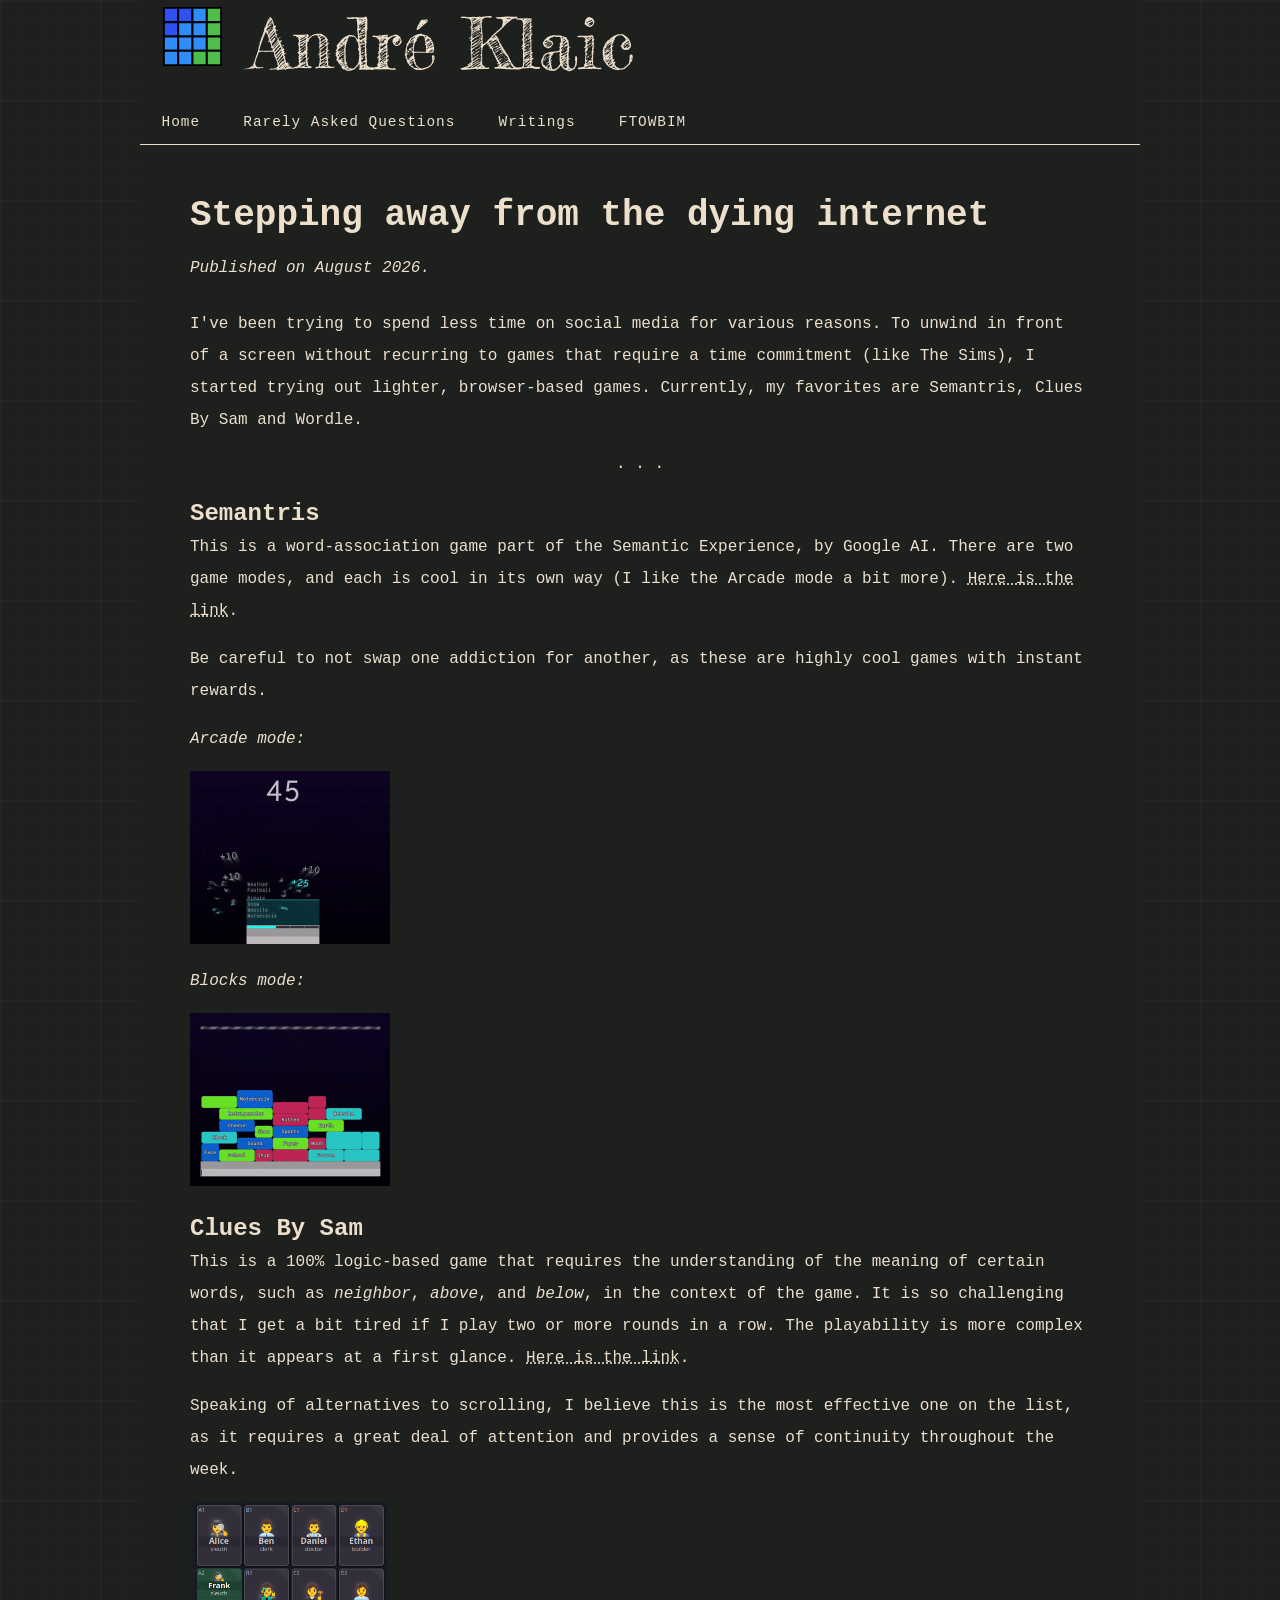
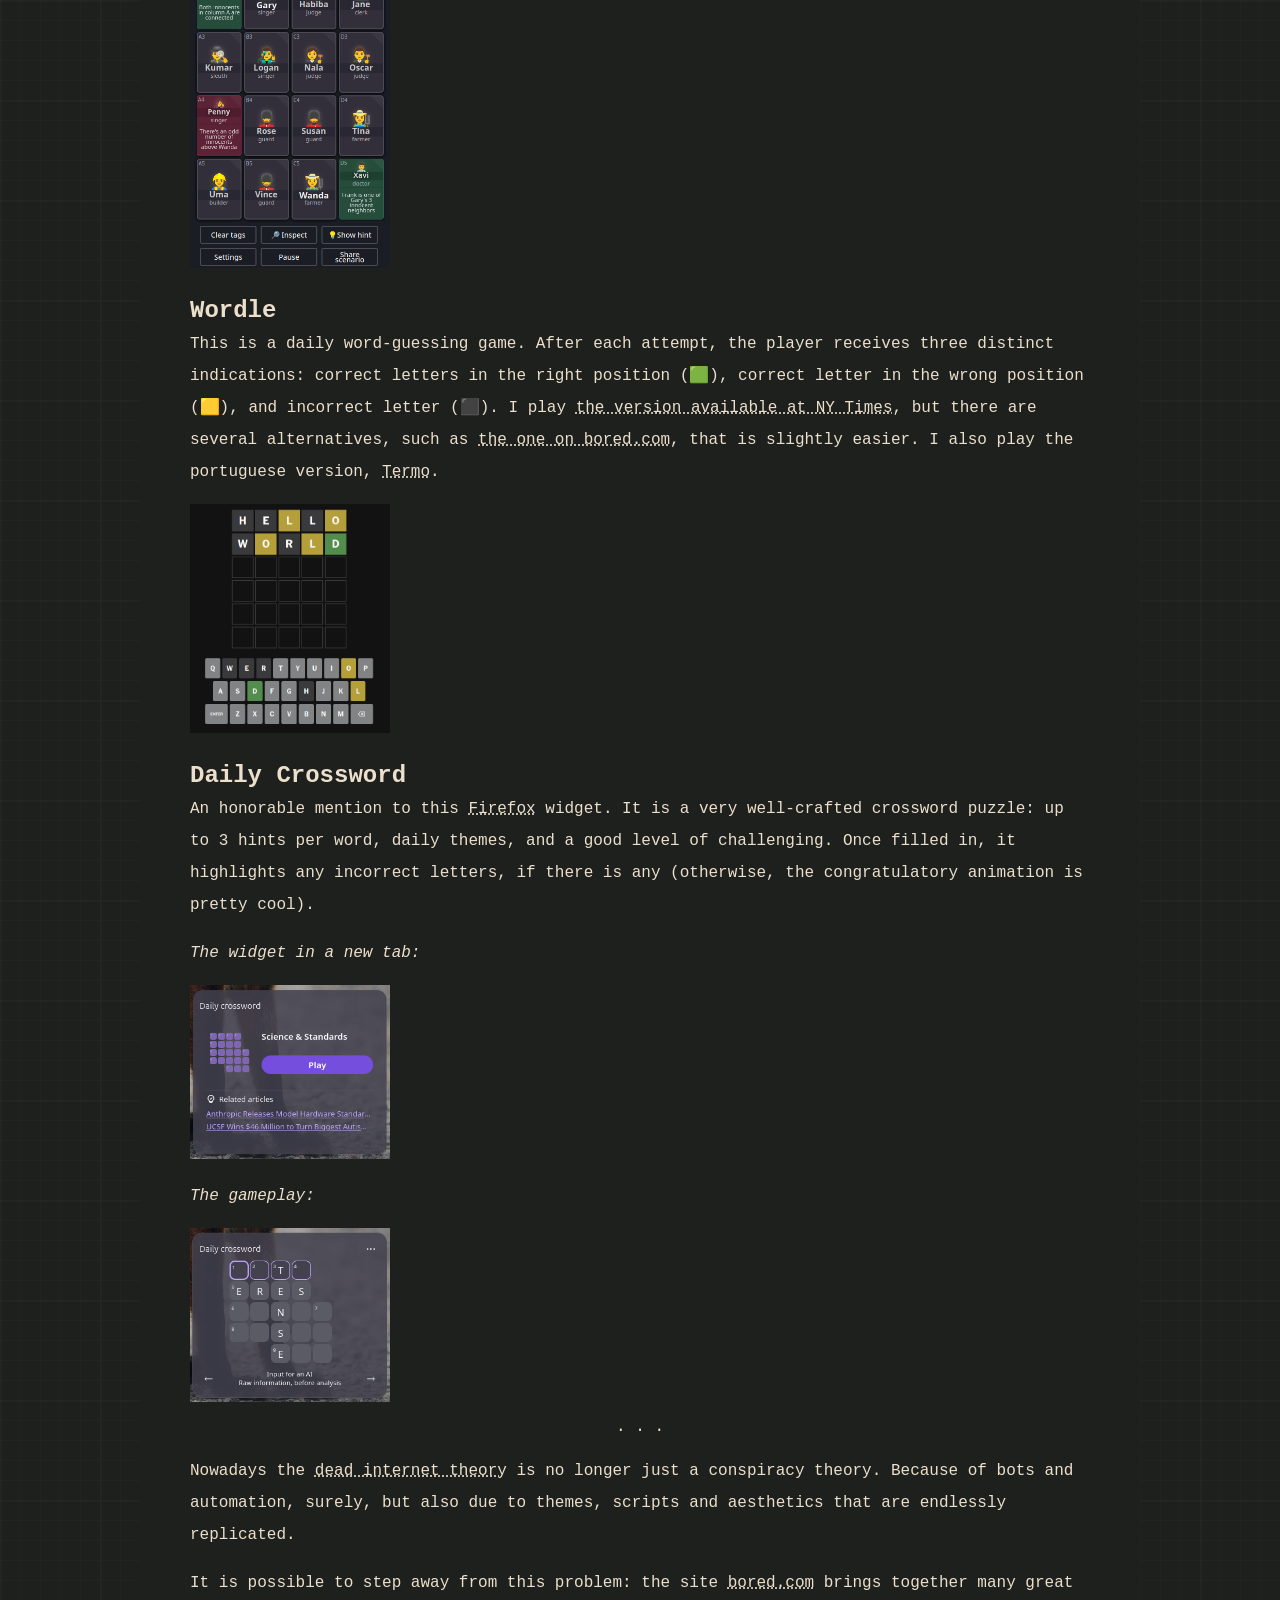
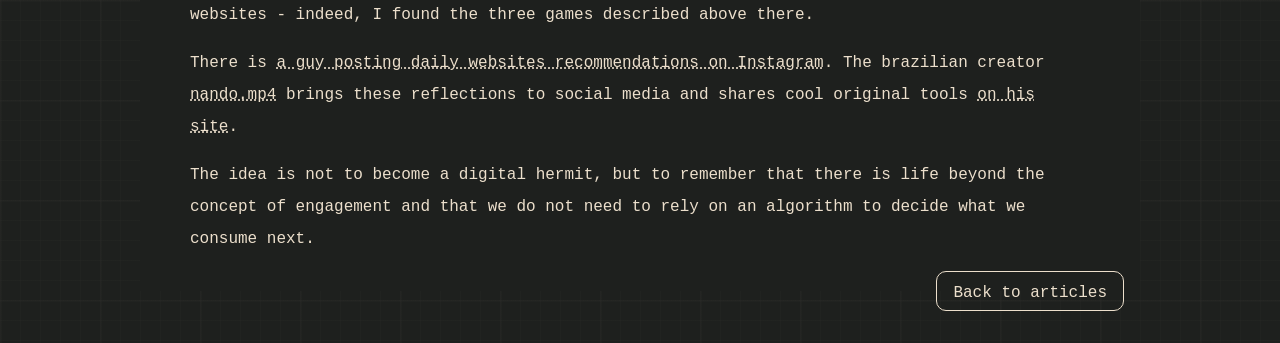
<file: writings/stepping-away-from-the-dying-internet.html>
<!doctype html>
<html>
   <head>
     <!-- Settings -->
     <meta charset="utf-8" />
     <meta name="viewport" content="width=device-width" />
     <!-- Search indexing -->
     <meta name="author" content="André Klaic"/>
     <meta
         name="description"
         content="The Dead Internet Theory is no longer just a conspiracy theory.
         Spending less time on social media requires deciding what to do with
         the resulting free time. This article presents a brief recommendation of
         three browser-based games (Semantris, Clues By Sam, Wordle)
         that are useful for filling the void left by social media platforms when we stop using it." />
     <!-- CSS  -->
     <link href="../styles/style.css" rel="stylesheet" />
     <!-- Fonts -->
     <link rel="preconnect" href="https://fonts.googleapis.com">
     <link rel="preconnect" href="https://fonts.gstatic.com" crossorigin>
     <link href="https://fonts.googleapis.com/css2?family=Fredericka+the+Great&display=swap" rel="stylesheet">
     <!-- Browser -->
     <link rel="icon" href="../images/favicon2.svg" type="image/x-icon" />
     <title>André Klaic - Stepping away from the dying internet</title>
   </head>

   <body>
     <!-- Título -->
     <h1 class="page-title">
         <img class="title-icon"
         src="../images/favicon2.svg"
         alt="A 4x4 grid icon with a heavy black outline on a white background.
              The squares are colored in varying shades, suggesting a heatmap visualization.
              The upper-left corner contains deep blue squares, which transition to medium blue and then lighter blue.
              The right side and bottom-right section are filled with vibrant green squares, 
              creating a gradient from left to right and top to bottom."
         title="Heatmap icon" />
         André Klaic
     </h1>
    <!--Navigation bar -->
     <nav>
       <ul class="main-nav">
         <!-- Links -->
         <li><a href="../index.html">Home</a></li>
         <li><a href="../pages/interview.html">Rarely Asked Questions</a></li>
         <li><a href="../pages/all-writings.html">Writings</a></li>
         <li><a href="../pages/ftowbim.html">FTOWBIM</a></li>
       </ul>
     </nav>

     <nav>
       <ul class="tiny-nav">
         <!-- Links -->
         <li><a href="../index.html">Home</a></li>
         <li><a href="../pages/interview.html">RAQ</a></li>
         <li><a href="../pages/all-writings.html">Writings</a></li>
         <li><a href="../pages/ftowbim.html">FTOWBIM</a></li>
       </ul>
     </nav>

    <!-- Interview -->
    <article class="content">

	    <h2>Stepping away from the dying internet</h2>
	    <p class="published_on">August 2026.</p>

	    <p>I've been trying to spend less time on social media for various reasons.
	    To unwind in front of a screen without recurring to games that require a time
	    commitment (like The Sims), I started trying out lighter, browser-based games.
	    Currently, my favorites are Semantris, Clues By Sam and Wordle.</p>

	    <hr>

        <h3>Semantris</h3>
        <p>This is a word-association game part of the Semantic Experience, by Google AI. There are two game 
        modes, and each is cool in its own way (I like the Arcade mode a bit more). 
        <a href="https://research.google.com/semantris" target="_blank" rel="noopener noreferrer">Here is the link</a>.</p>
        <p>Be careful to not swap one addiction for another, as these are highly 
        cool games with instant rewards.</p>

        <p><em>Arcade mode:</em></p>
        <img class="content-img"
        src="../images/semantris-1.gif"
        alt=""
        title="Arcade Mode of Semantris" />
        <br>
        <p><em>Blocks mode:</em></p>
        <img class="content-img"
        src="../images/semantris-2.gif"
        alt=""
        title="Blocks Mode of Semantris" />

        <h3>Clues By Sam</h3>
        <p>This is a 100% logic-based game that requires the understanding of
        the meaning of certain words, such as <em>neighbor</em>, <em>above</em>, and <em>below</em>,
        in the context of the game. It is so challenging that I get a bit tired
        if I play two or more rounds in a row. The playability is more complex than
        it appears at a first glance.
        <a href="https://cluesbysam.com/" target="_blank" rel="noopener noreferrer">Here is the link</a>.</p>
        
        <p>Speaking of alternatives to scrolling,
        I believe this is the most effective one on the list, as it requires a
        great deal of attention and provides a sense of continuity throughout the week.</p>
        
        <img class="content-img"
        src="../images/clues-by-sam-1.png"
        alt=""
        title="The main screen of the game Clues By Sam" />
        
		<h3>Wordle</h3>
		<p>This is a daily word-guessing game. After each attempt, the player receives 
		three distinct indications: correct letters in the right position (🟩), 
		correct letter in the wrong position (🟨), and incorrect letter (⬛). I play 
		<a href="https://www.nytimes.com/games/wordle/index.html" target="_blank" rel="noopener noreferrer">the version available at NY Times</a>,
		but there are several alternatives, 
		such as <a href="https://www.bored.com/arcade/word/" target="_blank" rel="noopener noreferrer">the one on bored.com</a>, 
		that is slightly easier. I also play the portuguese version, 
		<a href="https://termo.pt" target="_blank" rel="noopener noreferrer">Termo</a>.</p>

        <img class="content-img"
        src="../images/wordle.png"
        alt=""
        title="Wordle game" />

        <h3>Daily Crossword</h3>
        <p>An honorable mention to this <a href="https://firefox.com" target="_blank" rel="noopener noreferrer">Firefox</a> widget.
        It is a very well-crafted crossword puzzle: up to 3 hints per word, 
        daily themes, and a good level of challenging. Once filled in, it 
        highlights any incorrect letters, if there is any (otherwise, the 
        congratulatory animation is pretty cool).</p>

        <p><em>The widget in a new tab:</em></p>
        <img class="content-img"
         src="../images/daily-1.png"
         alt=""
         title="Daily Crossword widget available for Mozilla Firefox" />

        <br>

        <p><em>The gameplay:</em></p>
        <img class="content-img"
         src="../images/daily-2.png"
         alt=""
         title="Daily Crossword widget available for Mozilla Firefox" />

        <hr>

        <p>Nowadays the <a href="https://en.wikipedia.org/wiki/Dead_Internet_theory" target="_blank" rel="noopener noreferrer">dead internet theory</a>
        is no longer just a conspiracy theory. Because of bots and automation, surely, but also due to themes,
        scripts and aesthetics that are endlessly replicated.</p>

        <p>It is possible to step away from this problem: the site
        <a href="https://bored.com" target="_blank" rel="noopener noreferrer">bored.com</a>
        brings together many great websites - indeed, I found the three games described above there.</p>
           
        <p>There is <a href="https://www.instagram.com/setupsai/" target="_blank" rel="noopener noreferrer">
        a guy posting daily websites recommendations on Instagram</a>. 
        The brazilian creator <a href="https://www.tiktok.com/@nando.mp4" target="_blank" rel="noopener noreferrer">nando.mp4</a> 
        brings these reflections to social media and shares cool original tools
        <a href="https://nandomp4.com" target="_blank" rel="noopener noreferrer">on his site</a>.</p>
        
        <p>The idea is not to become a digital hermit, but to remember that there is
        life beyond the concept of engagement and that we do not need to rely on
        an algorithm to decide what we consume next.</p>
    
    </article>
    
	<a href="../pages/all-writings.html">
	   <input type="button" class="go_back" value="Back to articles">
	</a>
       
   </body>

</html>
</file>
<file: styles/style.css>
/* Color palette */
/* 1 is darker, 4 is lighter */

:root {
  --palette1-color1: #1e201e;
  --palette1-color2: #3c3d37;
  --palette1-color3: #697565;
  --palette1-color4: #ecdfcc;
}

html {
    background-color: var(--palette1-color1);
    background-image:
      linear-gradient(rgba(60, 61, 55, .1) 2px, transparent 2px),
      linear-gradient(90deg, rgba(60, 61, 55, .1) 2px, transparent 2px),
      linear-gradient(rgba(60, 61, 55, .1) 1px, transparent 1px),
      linear-gradient(90deg, rgba(60, 61, 55, .1) 1px, transparent 1px);
    background-size: 100px 100px, 100px 100px, 20px 20px, 20px 20px;
	font-family: "Courier New", "Courier", monospace;
	font-size: 16px;
    font-weight: normal;
	color: var(--palette1-color4);
}

body {
    margin: 0 auto;
	max-width: 1000px;
	/*height: 100%;*/
	background: var(--palette1-color1);
	padding: 0 0px 20px 0px;
}

/* Header  */

h1.page-title {
	margin: 0 auto;
	font-family: "Fredericka the Great", serif;
    font-weight: 400;
    font-style: normal;
	color: var(--palette1-color4);
	font-size: clamp(2rem, 4vw + 1.5rem, 4.38rem);
	padding: 0px 20px 0px 20px;
	text-align: left;
}

h1 .title-icon {
    height: clamp(1.63rem, 4vw + 1rem ,4.06rem);
    width: auto;
    vertical-align: center;
    display: inline-block;
    margin-right: 0;
}

/* Navigation bar */

nav {
	background-color: var(--palette1-color1);	
}

.main-nav {
	list-style: none;
	display: flex;
	padding: 0px 0px 0px 0px;
    border-bottom: 1px solid var(--palette1-color4);
    font-size: clamp(0.9rem, 90%, 1rem);
}

.main-nav li {
	font-size: inherit;
	line-height: 2;
	letter-spacing: 1px;
}

.main-nav a {
	padding: 0.5em 1.5em;
	display: block;
}

.main-nav a:link {
	color: var(--palette1-color4);
	text-decoration: none;
}

.main-nav a:visited {
	color: var(--palette1-color3);
	text-decoration: none;
}

.main-nav a:hover {
	text-decoration: none;
	color: var(--palette1-color4);
	background-color: var(--palette1-color1);
	font-weight: bold;
}

.main-nav a.active {
	background-color: var(--palette1-color4);
	color: var(--palette1-color1);
	border-radius: 5px 5px 0px 0px;
}

/* tiny-nav settings */
/* tiny-nav shows only in tiny screens */
/* if .main-nav settings are modified, .tiny-nav needs to be too */

.tiny-nav {
	display: None;
	list-style: none;
	padding: 0px 0px 0px 0px;
    border-bottom: 1px solid var(--palette1-color4);
    /*font-size: clamp(0.8rem, 90%, 1rem);*/
}  

.tiny-nav li {
	font-size: inherit;
	line-height: 2;
	letter-spacing: 1px;
}

.tiny-nav a {
    padding: 0.3em 1.1em;
	display: block;
}

.tiny-nav a:link {
	color: var(--palette1-color4);
	text-decoration: none;
}

.tiny-nav a:visited {
	color: var(--palette1-color3);
	text-decoration: none;
}

.tiny-nav a:hover {
	text-decoration: none;
	color: var(--palette1-color4);
	background-color: var(--palette1-color1);
	font-weight: bold;
}

.tiny-nav a.active {
	background-color: var(--palette1-color4);
	color: var(--palette1-color1);
	border-radius: 5px 5px 0px 0px;
}

/* Home-page content */

article.home {
    justify-content: left;
    display: grid;
    grid-template-columns: 1fr 1fr;
	margin-top: 5%;
	margin-left: 5%;
	margin-right: 5%;
}

.home-img{
    margin: 0 auto;
    width: 80%;
    height: auto;
}

div.text-block {
	display: block;
	margin: auto 0;
	max-height: 560px;
	overflow-y: scroll;
	scroll-behavior: smooth;
}

p.home {
	/*font-size: 14px;*/
	line-height: 2;
	letter-spacing: 1px;
}

p.home:first-of-type{
	margin-top: 0px;
}


/* Utils for every published text */

h2 {
	text-align: left;
	font-size: 2.25em;
	margin-bottom: 0;
}

p.published_on {
	font-style: italic;
	margin-bottom: 1.5em;
}

p.published_on::before {
	content: "Published on "
}


h3 {
	font-size: 1.5em;
	margin-bottom: 0;
}

article.content {
	margin-top: 50px;
	margin-left: 5%;
	margin-right: 5%;
	/*border: 5px solid yellow;*/
}

.content p {
	line-height: 2;
}

.content-img{
	margin: 0 auto;
	width: 200px;
	height: auto;
}

.content h3+p {
    margin-top: 0.25em;
}

/* The settings below add extra emphasis in important lists inside a text */
li strong, .big_list li::marker {
	font-size: 1.2em;
}

li p:first-of-type {
	margin-top: 5px;
}

li p:last-of-type, h3 p:last-of-type {
	margin-bottom: 2.5em;
}



/* End of the lists settings */

hr {
	text-align: center;
	border: transparent;
}

hr::after {
	content: ". . .";
	line-height: 1.5em;
}

p.ps_text {
	font-style: italic;
}

ul.article_list li::marker {
    content: "- "
}

span.highlight {
	background-color: transparent; 
}

.go_back {
	background-color: var(--palette1-color4);
	color: 1px solid var(--palette1-color2);
	font-family: "Courier New", "Courier", monospace;
	border: 1px solid transparent;
	border-radius: 10px;
	padding: 1em;
}

.go_back {
	background-color: transparent;
	color: 1px solid var(--palette1-color4);
	font-family: "Courier New", "Courier", monospace;
	font-size: inherit;
	border: 1px solid var(--palette1-color4);
	border-radius: 10px;
	padding: 0.75em 1em 0.5em 1em;
	float: right;
	margin-bottom: 2em;
	margin-right: 1em;
}

.go_back:hover {
	background-color: var(--palette1-color4);
	color: var(--palette1-color2);
	font-weight: bold;
	border: 0px solid transparent;
}

/* List of articles */

.container {
    justify-content: left;
    width: 90%;
    display: grid;
    grid-template-columns: 100%;
	margin-top: 50px;
	margin-left: 5%;
	margin-right: 5%;
}

.box {
    width: inherit;
    margin: 1em 0 1em 0;
    background: transparent;
    text-decoration: none;
}

.box:link {
    text-decoration: none;
}

.box:hover {
	transform: scale(1.02);
    text-decoration: dotted;
    font-weight: normal;
}

.box img {
    float: left;
	height: 100px;
	margin-right: 1em;
	border-radius: 3px;
}

.box h3 {
    margin-top: 0px;
    color: var(--palette1-color4);
}

.box p {
    color: var(--palette1-color4);
}

.divider {
	height: 1px;
	background-color: var(--palette1-color2);
	width: inherit;
}


/* Interview */

p.question, p.answer {
	/*border: 3px solid blue;*/;
	line-height: 2;
	letter-spacing: 1px;
	/*border: 3px solid #00ff00;*/
	margin: 20px 40px 0px 0px;
}

p.question {
	font-weight: bolder;
}

p.answer {
	font-weight: normal;
	margin-top: 0;
	/*width: 100%;*/
}

/* FTOWBIM */

h3.title_ftowbim {
	text-align: center;
	margin-top: 75px;
}

img.img_ftowbim {
	width: 85px;
	height: auto;
	display: block;
	margin-left: auto;
	margin-right: auto;
	margin-top: 2em;
	margin-bottom: 2em;
}

p.random_message {
	text-align: center;
	font-style: italic;
	letter-spacing: 1.5px;
}

#spinning {
	opacity: 0;
	transition: opacity 4s ease, transform 0.8s ease;
}

#spinning.fade_in {
	opacity: 1;
}

#spinning.spin_active{
	transform: rotate(720deg);
}

/* Links  */

a:link {
	color: var(--palette1-color4);
	text-decoration: underline dotted;
}

a:visited {
	color: var(--palette1-color3);
	text-decoration: underline dotted;
}

a:hover {
	text-decoration: underline dotted;
	color: var(--palette1-color3);
	font-weight: bold;
}

@media (max-width: 600px) {

    /* The elements are organized in the order I adjusted and tested them */

    html {
    	font-size: clamp(0.8rem, 90%, 1rem);
    }
    
	.main-nav {
		display: None;
	}

	.tiny-nav {
		display: flex;
	}

	article.home {
		display: block;
	}

	div.text-block {
	    /*font-size: clamp(0.8rem, 90%, 1rem);*/
		max-height: 50vh;
		overflow-y: scroll;
		scroll-behavior: smooth;
	}

	.home-img{
	    margin: 2em auto 0em auto;
	    width: auto;
	    height: 60vw;
	}

	.container {
	    justify-content: left;
	    width: 96%;
	    display: grid;
	    grid-template-columns: 100%;
		margin-top: 1.5em;
		margin-left: 2%;
		margin-right: 2%;
	}

	.box {
	    width: inherit;
	    margin: 1em 0 1em 0;
	    background: transparent;
	    text-decoration: none;
	}

	.box img {
	    float: left;
		height: 60px;
		margin-right: 1em;
		border-radius: 3px;
	}

	h2 {
		font-size: 2em;
	}

	h3 {
	    font-size: 1.25em;
	}
	
	

}
</file>
